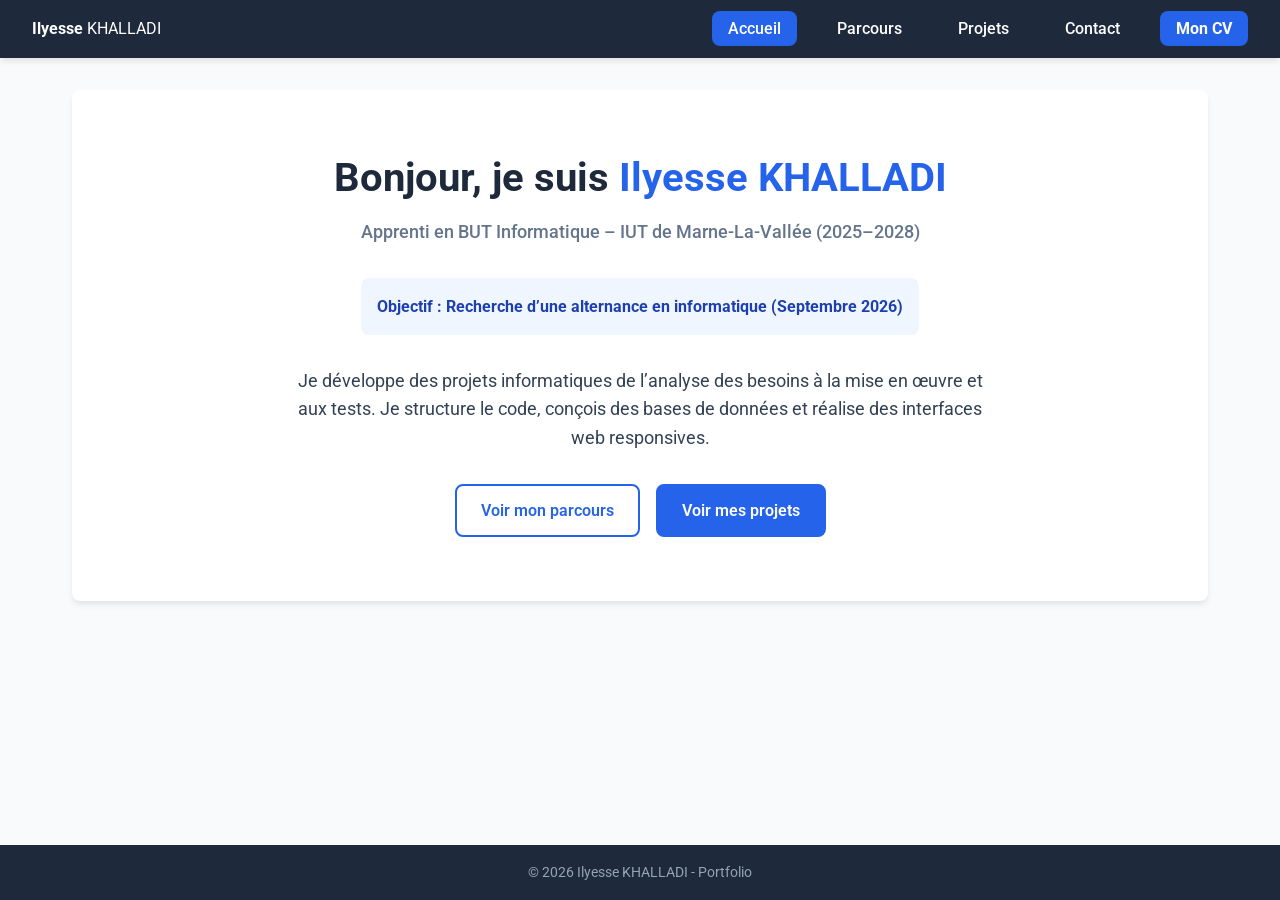
<file: index.html>
<!DOCTYPE html>
<html lang="fr">
<head>
    <meta charset="UTF-8">
    <meta name="viewport" content="width=device-width, initial-scale=1.0">
    <title>Ilyesse KHALLADI - Portfolio</title>
    <link rel="stylesheet" href="style.css">
    <link href="https://fonts.googleapis.com/css2?family=Roboto:wght@400;500;700&display=swap" rel="stylesheet">
</head>
<body>

    <header>
        <div class="logo"><strong>Ilyesse</strong> KHALLADI</div>
        <nav>
            <ul>
                <li><a href="index.html" class="active">Accueil</a></li>
                <li><a href="parcours.html">Parcours</a></li>
                <li><a href="projets.html">Projets</a></li>
                <li><a href="contact.html">Contact</a></li>
                <li><a href="KHALLADI Ilyesse - CV.pdf" class="btn-cv" target="_blank">Mon CV</a></li>
            </ul>
        </nav>
    </header>

    <main>
        <section class="hero">
            <h1>Bonjour, je suis <span>Ilyesse KHALLADI</span></h1>
            <p class="status">Apprenti en BUT Informatique – IUT de Marne-La-Vallée (2025–2028)</p>
            
            <div class="objective">
                Objectif : Recherche d’une alternance en informatique (Septembre 2026)
            </div>

            <p>
                Je développe des projets informatiques de l’analyse des besoins à la mise en œuvre et aux tests. 
                Je structure le code, conçois des bases de données et réalise des interfaces web responsives.
            </p>

            <div class="cta-group">
                <a href="parcours.html" class="btn btn-outline">Voir mon parcours</a>
                <a href="projets.html" class="btn btn-primary">Voir mes projets</a>
            </div>
        </section>
    </main>

    <footer>
        <p>&copy; 2026 Ilyesse KHALLADI - Portfolio</p>
    </footer>

</body>
</html>
</file>
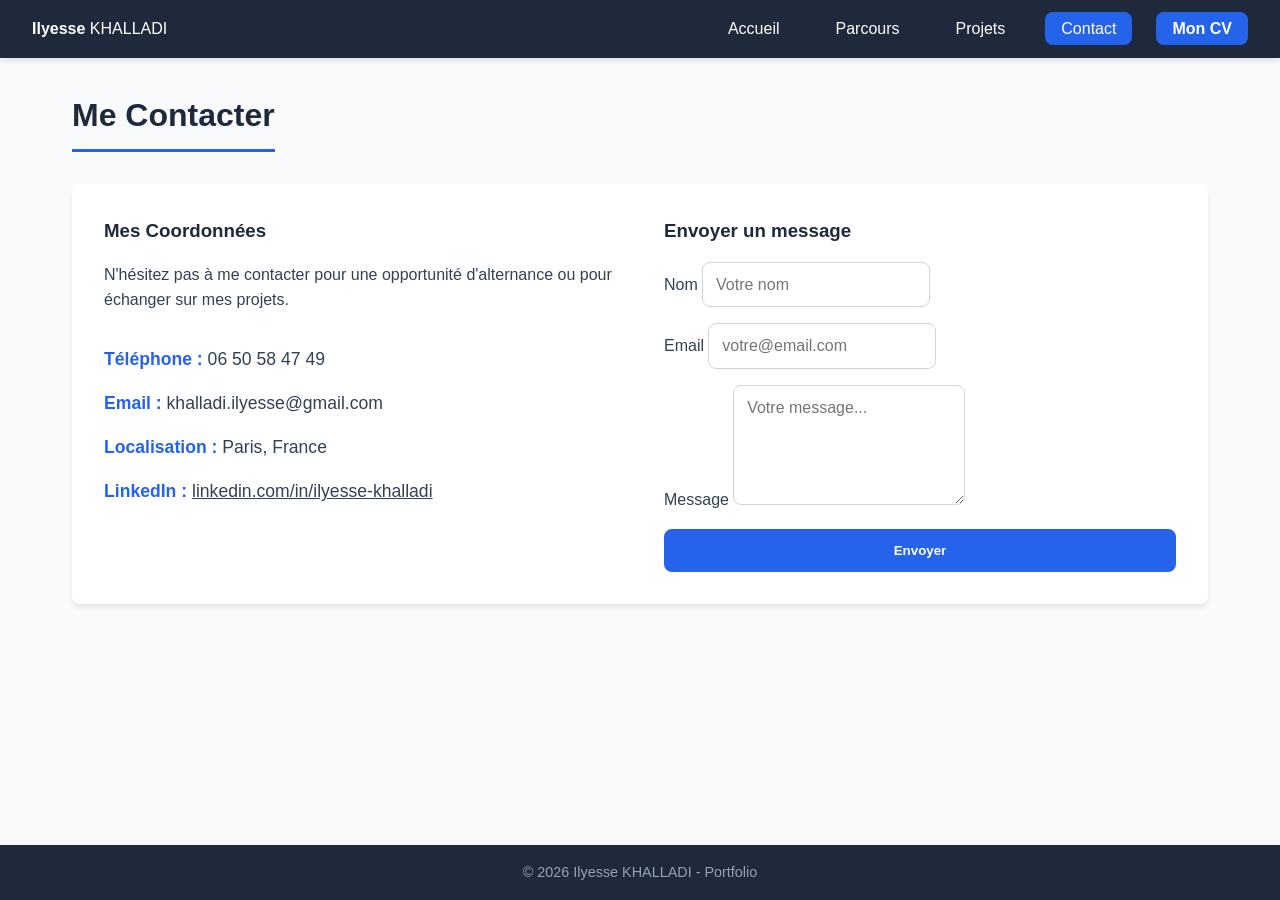
<file: contact.html>
<!DOCTYPE html>
<html lang="fr">
<head>
    <meta charset="UTF-8">
    <meta name="viewport" content="width=device-width, initial-scale=1.0">
    <title>Contact - Ilyesse KHALLADI</title>
    <link rel="stylesheet" href="style.css">
</head>
<body>

    <header>
        <div class="logo"><strong>Ilyesse</strong> KHALLADI</div>
        <nav>
            <ul>
                <li><a href="index.html">Accueil</a></li>
                <li><a href="parcours.html">Parcours</a></li>
                <li><a href="projets.html">Projets</a></li>
                <li><a href="contact.html" class="active">Contact</a></li>
                <li><a href="KHALLADI Ilyesse - CV.pdf" class="btn-cv" target="_blank">Mon CV</a></li>
            </ul>
        </nav>
    </header>

    <main>
        <h2>Me Contacter</h2>
        
        <div class="contact-container">
            <div class="contact-info">
                <h3>Mes Coordonnées</h3>
                <p style="margin-bottom: 2rem;">
                    N'hésitez pas à me contacter pour une opportunité d'alternance ou pour échanger sur mes projets.
                </p>
                <ul>
                    <li><strong>Téléphone :</strong> 06 50 58 47 49</li>
                    <li><strong>Email :</strong> khalladi.ilyesse@gmail.com</li>
                    <li><strong>Localisation :</strong> Paris, France</li>
                    <li><strong>LinkedIn :</strong> <a href="https://www.linkedin.com/in/ilyesse-khalladi" style="text-decoration: underline;">linkedin.com/in/ilyesse-khalladi</a></li>
                </ul>
            </div>

            <div class="contact-form">
                <h3>Envoyer un message</h3>
                <form action="mailto:khalladi.ilyesse@gmail.com" method="post" enctype="text/plain">
                    <div>
                        <label for="name">Nom</label>
                        <input type="text" id="name" name="name" required placeholder="Votre nom">
                    </div>
                    <div>
                        <label for="email">Email</label>
                        <input type="email" id="email" name="email" required placeholder="votre@email.com">
                    </div>
                    <div>
                        <label for="message">Message</label>
                        <textarea id="message" name="message" required placeholder="Votre message..."></textarea>
                    </div>
                    <button type="submit" class="btn btn-primary">Envoyer</button>
                </form>
            </div>
        </div>
    </main>

    <footer>
        <p>&copy; 2026 Ilyesse KHALLADI - Portfolio</p>
    </footer>

</body>
</html>
</file>
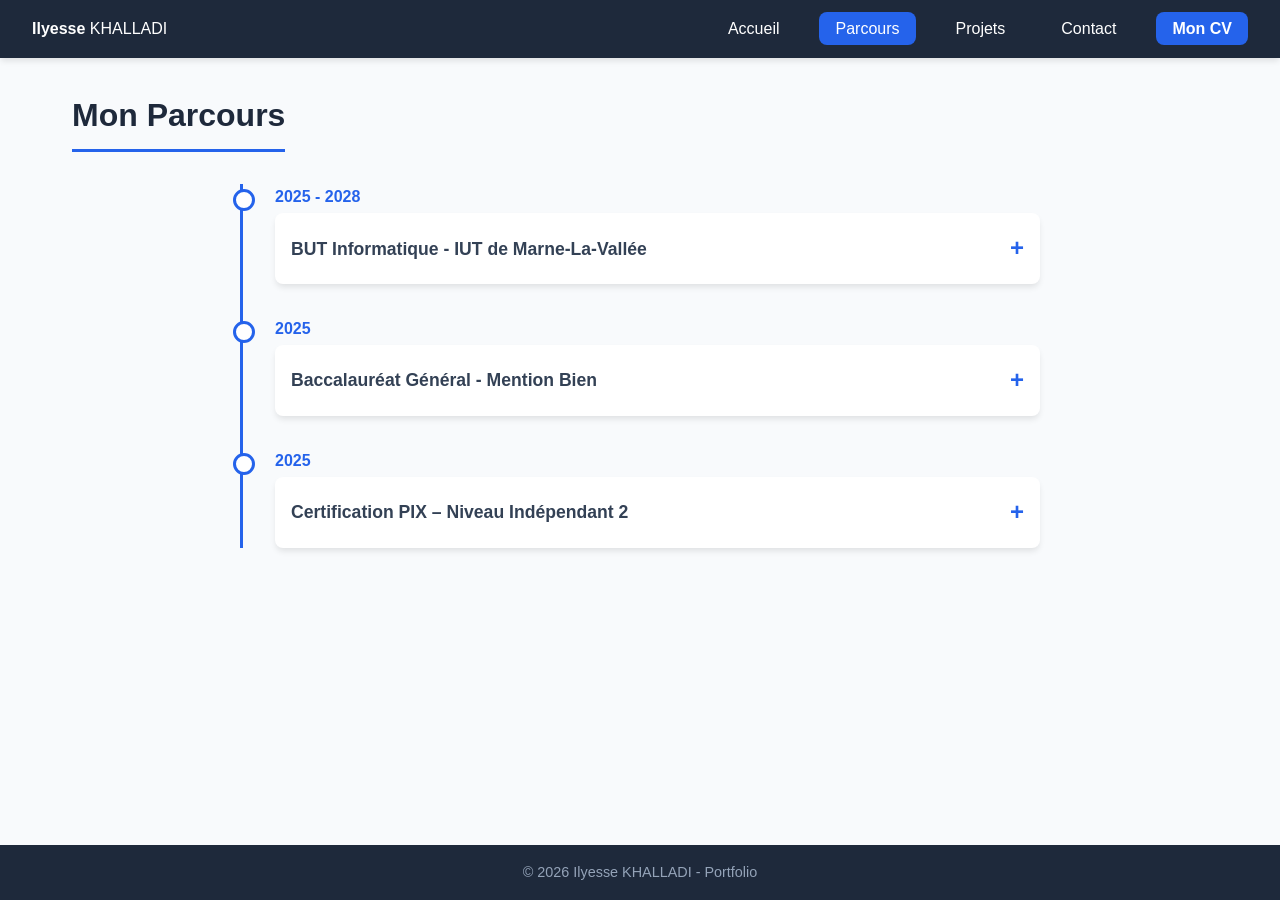
<file: parcours.html>
<!DOCTYPE html>
<html lang="fr">
<head>
    <meta charset="UTF-8">
    <meta name="viewport" content="width=device-width, initial-scale=1.0">
    <title>Parcours - Ilyesse KHALLADI</title>
    <link rel="stylesheet" href="style.css">
</head>
<body>

    <header>
        <div class="logo"><strong>Ilyesse</strong> KHALLADI</div>
        <nav>
            <ul>
                <li><a href="index.html">Accueil</a></li>
                <li><a href="parcours.html" class="active">Parcours</a></li>
                <li><a href="projets.html">Projets</a></li>
                <li><a href="contact.html">Contact</a></li>
                <li><a href="KHALLADI Ilyesse - CV.pdf" class="btn-cv" target="_blank">Mon CV</a></li>
            </ul>
        </nav>
    </header>

    <main>
        <h2>Mon Parcours</h2>
        
        <div class="timeline">
            <div class="timeline-item">
                <span class="date">2025 - 2028</span>
                <details>
                    <summary>BUT Informatique - IUT de Marne-La-Vallée</summary>
                    <div class="details-content">
                        <p>Formation universitaire et technologique en 3 ans.</p>
                        <ul>
                            <li>- Développement logiciel et web</li>
                            <li>- Administration système et réseaux</li>
                            <li>- Gestion de projet agile</li>
                        </ul>
                    </div>
                </details>
            </div>

            <div class="timeline-item">
                <span class="date">2025</span>
                <details>
                    <summary>Baccalauréat Général - Mention Bien</summary>
                    <div class="details-content">
                        <ul>
                        <li>- Spécialités : Mathématiques, Numérique et Sciences Informatiques (NSI).</li>
                        <li>- Lycée général et technologique François Villon, Les Mureaux, 78130</li>
                        </ul>
                    </div>
                </details>
            </div>

            <div class="timeline-item">
                <span class="date">2025</span>
                <details>
                    <summary>Certification PIX – Niveau Indépendant 2</summary>
                    <div class="details-content">
                        <p>Validation des compétences numériques :</p>
                        <ul>
                            <li>- Sécurité numérique</li>
                            <li>- Programmation</li>
                            <li>- Traitement de données</li>
                        </ul>
                    </div>
                </details>
            </div>
        </div>
    </main>

    <footer>
        <p>&copy; 2026 Ilyesse KHALLADI - Portfolio</p>
    </footer>

</body>
</html>
</file>
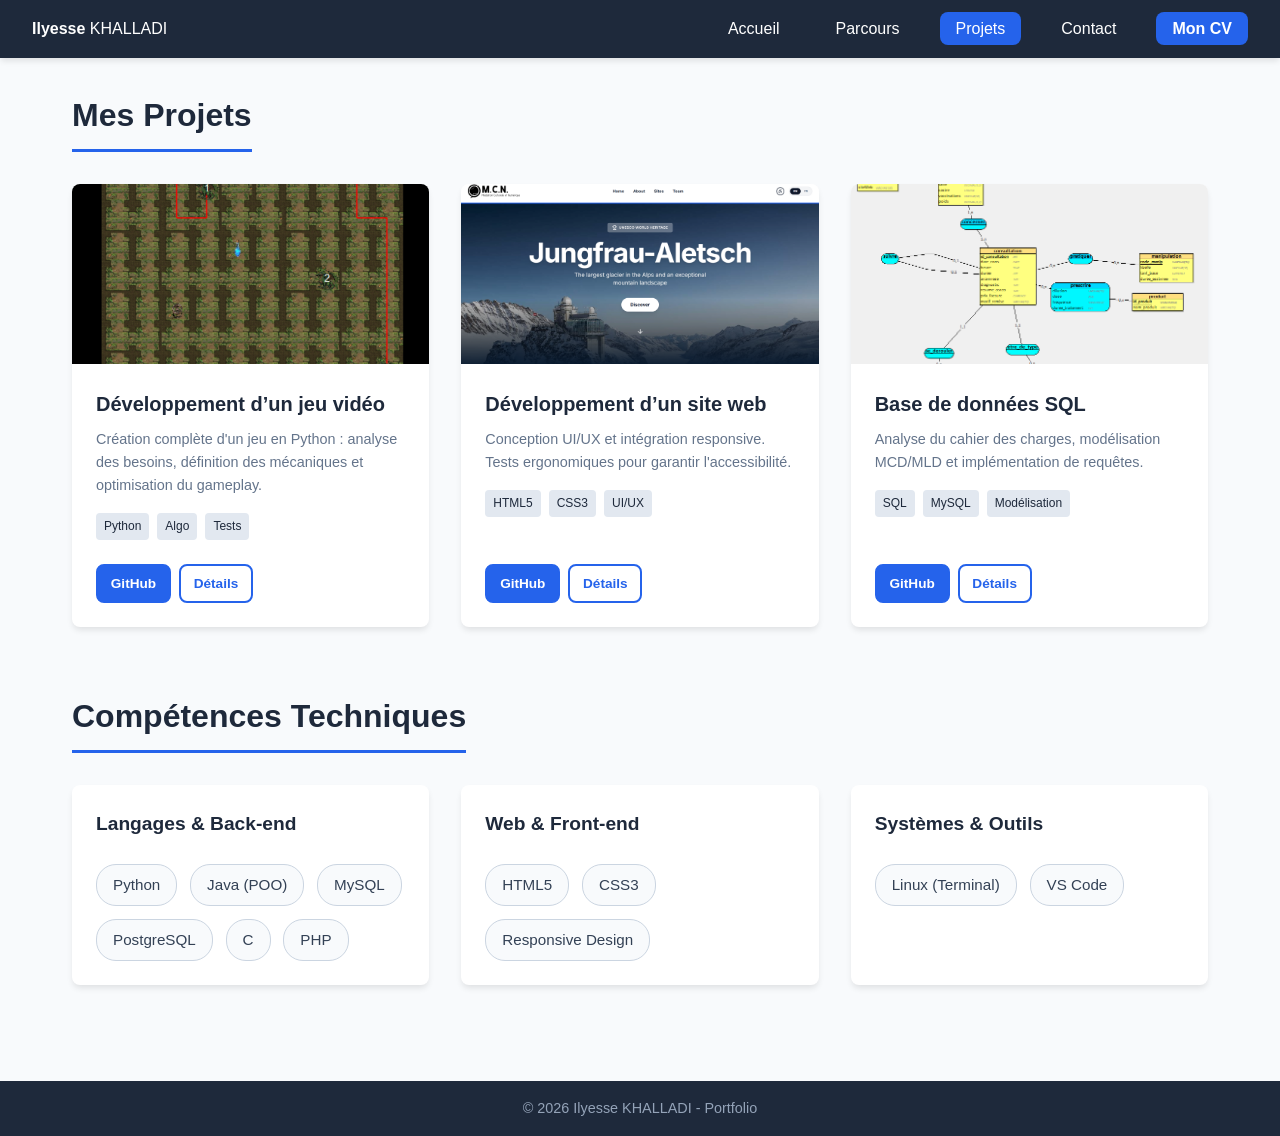
<file: projets.html>
<!DOCTYPE html>
<html lang="fr">
<head>
    <meta charset="UTF-8">
    <meta name="viewport" content="width=device-width, initial-scale=1.0">
    <title>Projets & Compétences - Ilyesse KHALLADI</title>
    <link rel="stylesheet" href="style.css">
</head>
<body>

    <header>
        <div class="logo"><strong>Ilyesse</strong> KHALLADI</div>
        <nav>
            <ul>
                <li><a href="index.html">Accueil</a></li>
                <li><a href="parcours.html">Parcours</a></li>
                <li><a href="projets.html" class="active">Projets</a></li>
                <li><a href="contact.html">Contact</a></li>
                <li><a href="KHALLADI Ilyesse - CV.pdf" class="btn-cv" target="_blank">Mon CV</a></li>
            </ul>
        </nav>
    </header>

    <main>
        
        <section>
            <h2>Mes Projets</h2>
            <div class="projects-grid">
                
                <article class="card">
                    <div class="card-img">
                        <img src="python.png" alt="Jeu Vidéo Python">
                    </div>
                    <div class="card-content">
                        <h3>Développement d’un jeu vidéo</h3>
                        <p class="card-desc">
                            Création complète d'un jeu en Python : analyse des besoins, définition des mécaniques et optimisation du gameplay.
                        </p>
                        <div class="tags">
                            <span class="tag">Python</span>
                            <span class="tag">Algo</span>
                            <span class="tag">Tests</span>
                        </div>
                        <div class="card-actions">
                            <a href="#" class="btn btn-primary btn-sm">GitHub</a>
                            <a href="#" class="btn btn-outline btn-sm">Détails</a>
                        </div>
                    </div>
                </article>

                <article class="card">
                    <div class="card-img">
                        <img src="siteweb.png" alt="Développement Web">
                    </div>
                    <div class="card-content">
                        <h3>Développement d’un site web</h3>
                        <p class="card-desc">
                            Conception UI/UX et intégration responsive. Tests ergonomiques pour garantir l'accessibilité.
                        </p>
                        <div class="tags">
                            <span class="tag">HTML5</span>
                            <span class="tag">CSS3</span>
                            <span class="tag">UI/UX</span>
                        </div>
                        <div class="card-actions">
                            <a href="#" class="btn btn-primary btn-sm">GitHub</a>
                            <a href="#" class="btn btn-outline btn-sm">Détails</a>
                        </div>
                    </div>
                </article>

                <article class="card">
                    <div class="card-img">
                        <img src="bdd.png" alt="Base de Données">
                    </div>
                    <div class="card-content">
                        <h3>Base de données SQL</h3>
                        <p class="card-desc">
                            Analyse du cahier des charges, modélisation MCD/MLD et implémentation de requêtes.
                        </p>
                        <div class="tags">
                            <span class="tag">SQL</span>
                            <span class="tag">MySQL</span>
                            <span class="tag">Modélisation</span>
                        </div>
                        <div class="card-actions">
                            <a href="#" class="btn btn-primary btn-sm">GitHub</a>
                            <a href="#" class="btn btn-outline btn-sm">Détails</a>
                        </div>
                    </div>
                </article>

            </div>
        </section>

        <section>
            <h2>Compétences Techniques</h2>
            <div class="skills-grid">
                
                <div class="skill-category">
                    <h3>Langages & Back-end</h3>
                    <div class="skills-tags">
                        <span class="skill-tag">Python</span>
                        <span class="skill-tag">Java (POO)</span>
                        <span class="skill-tag">MySQL</span>
                        <span class="skill-tag">PostgreSQL</span>
                        <span class="skill-tag">C</span>
                        <span class="skill-tag">PHP</span>
                    </div>
                </div>

                <div class="skill-category">
                    <h3>Web & Front-end</h3>
                    <div class="skills-tags">
                        <span class="skill-tag">HTML5</span>
                        <span class="skill-tag">CSS3</span>
                        <span class="skill-tag">Responsive Design</span>
                    </div>
                </div>

                <div class="skill-category">
                    <h3>Systèmes & Outils</h3>
                    <div class="skills-tags">
                        <span class="skill-tag">Linux (Terminal)</span>
                        <span class="skill-tag">VS Code</span>
                    </div>
                </div>

            </div>
        </section>

    </main>

    <footer>
        <p>&copy; 2026 Ilyesse KHALLADI - Portfolio</p>
    </footer>

</body>
</html>
</file>
<file: style.css>
/* --- VARIABLES & RESET --- */
:root {
    --primary: #2563eb;       /* Bleu professionnel */
    --primary-dark: #1e40af;
    --secondary: #1e293b;     /* Gris foncé / Ardoise */
    --bg-light: #f8fafc;      /* Fond très clair */
    --text-main: #334155;
    --text-light: #64748b;
    --white: #ffffff;
    --shadow: 0 4px 6px -1px rgba(0, 0, 0, 0.1);
    --radius: 8px;
    --font-stack: 'Segoe UI', Roboto, Helvetica, Arial, sans-serif;
}

* {
    margin: 0;
    padding: 0;
    box-sizing: border-box;
}

body {
    font-family: var(--font-stack);
    background-color: var(--bg-light);
    color: var(--text-main);
    line-height: 1.6;
    display: flex;
    flex-direction: column;
    min-height: 100vh;
}

a { text-decoration: none; color: inherit; transition: 0.3s; }
ul { list-style: none; }

/* --- LAYOUT GLOBAL --- */
header, footer {
    background-color: var(--secondary);
    color: var(--white);
    padding: 1rem 2rem;
}

header {
    display: flex;
    justify-content: space-between;
    align-items: center;
    position: sticky;
    top: 0;
    z-index: 1000;
    box-shadow: var(--shadow);
}

main {
    flex: 1;
    max-width: 1200px;
    width: 100%;
    margin: 0 auto;
    padding: 2rem;
}

section { margin-bottom: 4rem; }

h1, h2, h3 { color: var(--secondary); margin-bottom: 1rem; }
h1 { font-size: 2.5rem; line-height: 1.2; }
h2 { font-size: 2rem; border-bottom: 3px solid var(--primary); display: inline-block; padding-bottom: 0.5rem; margin-bottom: 2rem; }

/* --- NAVIGATION --- */
nav ul {
    display: flex;
    gap: 1.5rem;
}

nav a {
    font-weight: 500;
    padding: 0.5rem 1rem;
    border-radius: var(--radius);
}

nav a:hover, nav a.active {
    background-color: var(--primary);
    color: var(--white);
}

.btn-cv {
    background-color: var(--primary);
    padding: 0.5rem 1rem;
    border-radius: var(--radius);
    font-weight: bold;
}
.btn-cv:hover { background-color: var(--primary-dark); }

/* --- HERO SECTION (ACCUEIL) --- */
.hero {
    text-align: center;
    padding: 4rem 1rem;
    background: white;
    border-radius: var(--radius);
    box-shadow: var(--shadow);
}

.hero h1 span { color: var(--primary); }
.status {
    font-size: 1.25rem;
    color: var(--text-light);
    font-weight: 500;
    margin-bottom: 1.5rem;
}

.objective {
    background: #eff6ff;
    color: var(--primary-dark);
    padding: 1rem;
    border-radius: var(--radius);
    display: inline-block;
    margin-bottom: 2rem;
    font-weight: bold;
}

.hero p { max-width: 700px; margin: 0 auto 2rem; font-size: 1.1rem; }

.cta-group { display: flex; justify-content: center; gap: 1rem; flex-wrap: wrap; }

.btn {
    display: inline-block;
    padding: 0.75rem 1.5rem;
    border-radius: var(--radius);
    font-weight: 600;
    border: 2px solid var(--primary);
}

.btn-primary { background-color: var(--primary); color: white; }
.btn-primary:hover { background-color: var(--primary-dark); border-color: var(--primary-dark); }
.btn-outline { color: var(--primary); background: transparent; }
.btn-outline:hover { background-color: var(--primary); color: white; }

/* --- TIMELINE (PARCOURS) --- */
.timeline {
    position: relative;
    max-width: 800px;
    margin: 0 auto;
    padding-left: 2rem;
    border-left: 3px solid var(--primary);
}

.timeline-item {
    margin-bottom: 2rem;
    position: relative;
}

.timeline-item::before {
    content: '';
    position: absolute;
    left: -2.6rem;
    top: 5px;
    width: 1rem;
    height: 1rem;
    background: var(--white);
    border: 3px solid var(--primary);
    border-radius: 50%;
}

.date {
    font-weight: bold;
    color: var(--primary);
    margin-bottom: 0.25rem;
    display: block;
}

/* CSS Only Expand (Details/Summary) */
details {
    background: var(--white);
    padding: 1rem;
    border-radius: var(--radius);
    box-shadow: var(--shadow);
    cursor: pointer;
    transition: 0.3s;
}

details[open] { background: #eff6ff; }

summary {
    font-weight: bold;
    font-size: 1.1rem;
    list-style: none; /* Cache la flèche par défaut */
    display: flex;
    justify-content: space-between;
    align-items: center;
}
summary::after { content: '+'; font-size: 1.5rem; color: var(--primary); }
details[open] summary::after { content: '-'; }

.details-content { margin-top: 1rem; color: var(--text-light); font-size: 0.95rem; border-top: 1px solid #e2e8f0; padding-top: 1rem;}

/* --- CARDS (PROJETS) --- */
.projects-grid {
    display: grid;
    grid-template-columns: repeat(auto-fit, minmax(300px, 1fr));
    gap: 2rem;
}

.card {
    background: var(--white);
    border-radius: var(--radius);
    overflow: hidden;
    box-shadow: var(--shadow);
    transition: transform 0.2s;
    display: flex;
    flex-direction: column;
}

.card:hover { transform: translateY(-5px); }

/* Modification pour les images */
.card-img {
    height: 180px; /* Hauteur fixe pour uniformiser */
    background-color: #cbd5e1; /* Couleur de fond si l'image charge mal */
    overflow: hidden; /* Empêche l'image de dépasser si on zoom */
    display: flex;
    align-items: center;
    justify-content: center;
}

.card-img img {
    width: 100%;
    height: 100%;
    object-fit: cover; /* L'image remplit la zone sans déformation */
    display: block;
    transition: transform 0.3s ease;
}

/* Zoom léger sur l'image au survol de la carte */
.card:hover .card-img img {
    transform: scale(1.1);
}

.card-content { padding: 1.5rem; flex: 1; display: flex; flex-direction: column; }
.card-content h3 { font-size: 1.25rem; margin-bottom: 0.5rem; color: var(--secondary); }
.card-desc { font-size: 0.9rem; color: var(--text-light); margin-bottom: 1rem; }

.tags { display: flex; gap: 0.5rem; flex-wrap: wrap; margin-bottom: 1.5rem; }
.tag {
    background: #e2e8f0;
    color: var(--secondary);
    font-size: 0.75rem;
    padding: 0.25rem 0.5rem;
    border-radius: 4px;
}

.card-actions { margin-top: auto; display: flex; gap: 0.5rem; }
.btn-sm { padding: 0.4rem 0.8rem; font-size: 0.85rem; }

/* --- SKILLS (COMPÉTENCES) --- */
.skills-grid {
    display: grid;
    grid-template-columns: repeat(auto-fit, minmax(250px, 1fr));
    gap: 2rem;
}

.skill-category {
    background: var(--white);
    padding: 1.5rem;
    border-radius: var(--radius);
    box-shadow: var(--shadow);
}

.skill-category h3 { 
    font-size: 1.2rem; 
    border: none; 
    margin-bottom: 1.5rem; 
}

.skills-tags {
    display: flex;
    flex-wrap: wrap;
    gap: 0.8rem;
}

.skill-tag {
    background: var(--bg-light);
    color: var(--text-main);
    border: 1px solid #cbd5e1;
    padding: 0.5rem 1rem;
    border-radius: 20px; /* Forme de pilule arrondie */
    font-size: 0.95rem;
    font-weight: 500;
    transition: all 0.3s ease;
}

/* Effet au survol de la souris */
.skill-tag:hover {
    background: var(--primary);
    color: var(--white);
    border-color: var(--primary);
    transform: translateY(-2px);
    box-shadow: 0 4px 6px rgba(37, 99, 235, 0.2);
}

/* --- CONTACT --- */
.contact-container {
    display: grid;
    grid-template-columns: 1fr 1fr;
    gap: 3rem;
    background: var(--white);
    padding: 2rem;
    border-radius: var(--radius);
    box-shadow: var(--shadow);
}

.contact-info ul li { margin-bottom: 1rem; font-size: 1.1rem; }
.contact-info strong { color: var(--primary); }

form { display: flex; flex-direction: column; gap: 1rem; }
input, textarea {
    padding: 0.8rem;
    border: 1px solid #cbd5e1;
    border-radius: var(--radius);
    font-family: inherit;
    font-size: 1rem;
}
input:focus, textarea:focus { outline: 2px solid var(--primary); border-color: transparent; }
textarea { resize: vertical; min-height: 120px; }

/* --- FOOTER --- */
footer { text-align: center; font-size: 0.9rem; color: #94a3b8; margin-top: auto; }

/* --- RESPONSIVE MEDIA QUERIES --- */
@media (max-width: 768px) {
    header { flex-direction: column; gap: 1rem; padding: 1rem; }
    nav ul { flex-wrap: wrap; justify-content: center; gap: 0.5rem; }
    
    .contact-container { grid-template-columns: 1fr; }
    
    .hero h1 { font-size: 2rem; }
    
    .timeline { padding-left: 1.5rem; }
    .timeline-item::before { left: -2.05rem; width: 0.8rem; height: 0.8rem; }
}
</file>
